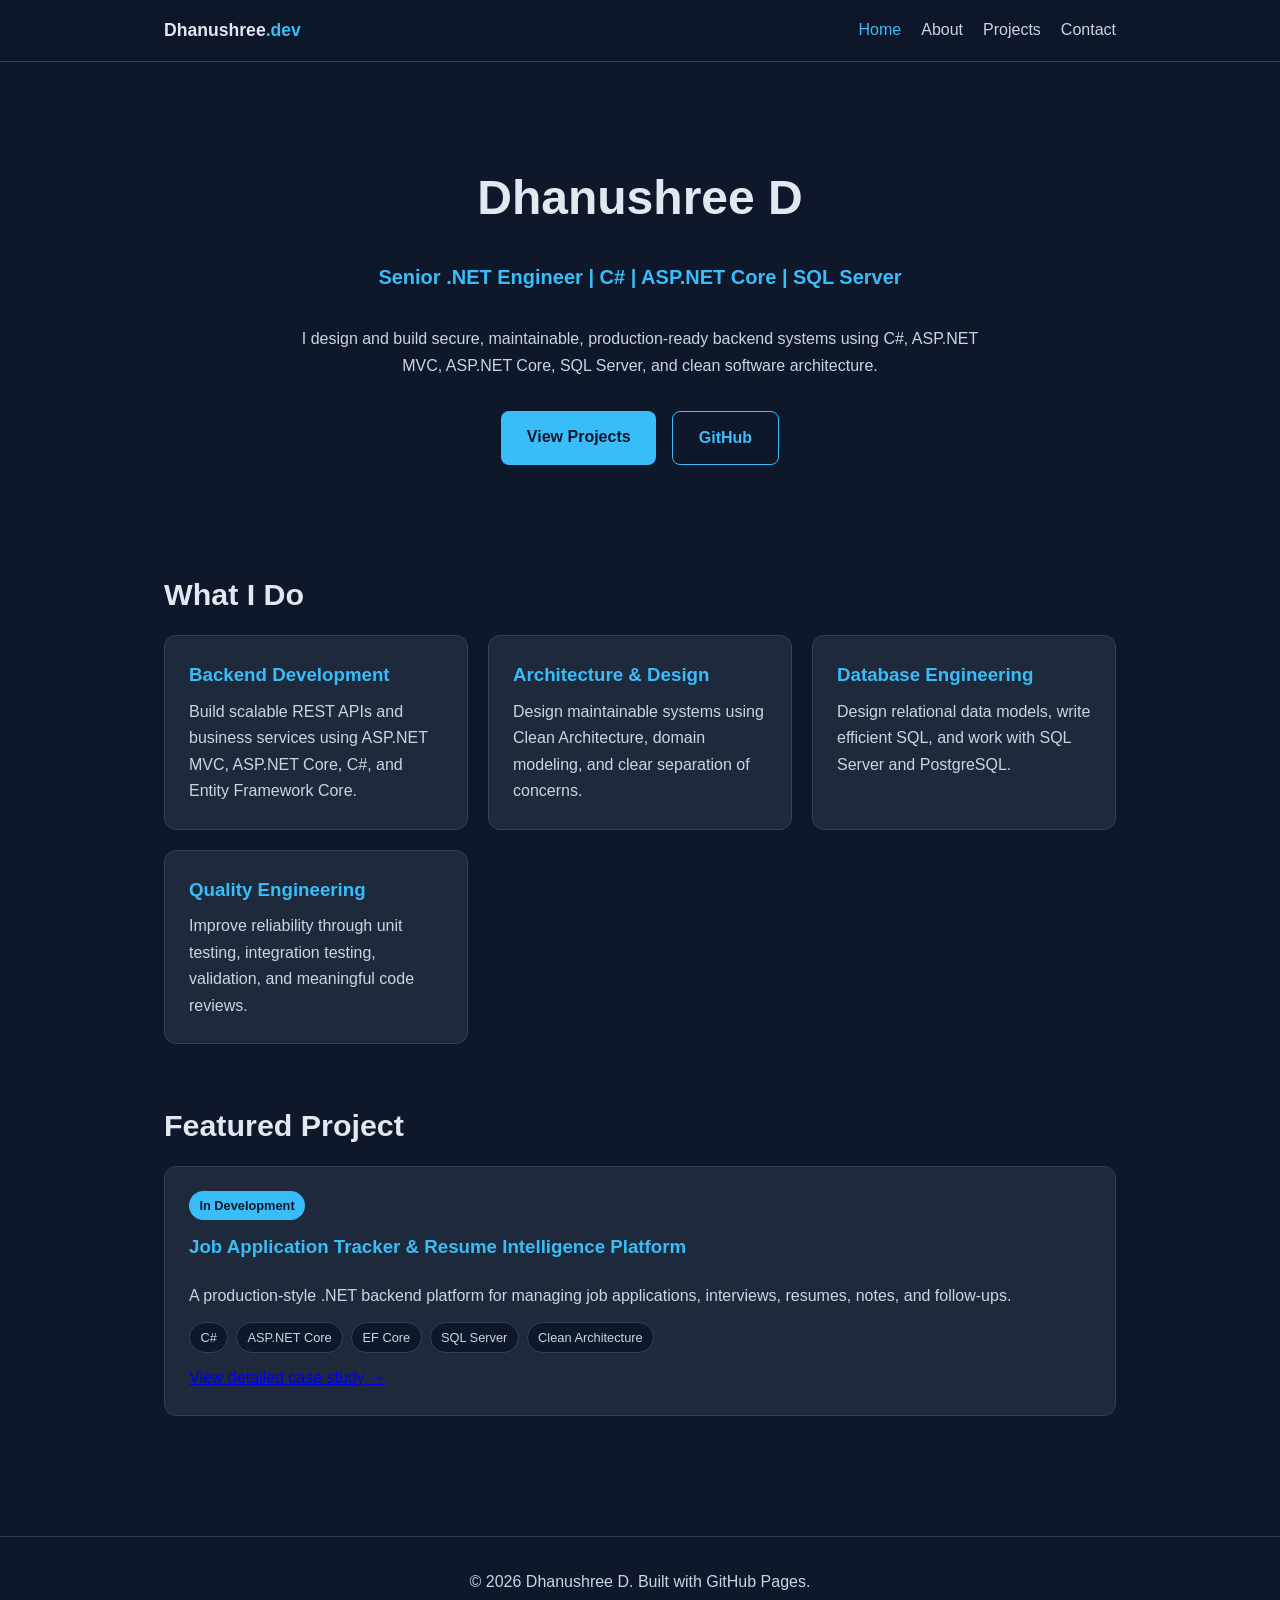
<file: index.html>
<!DOCTYPE html>
<html lang="en">
<head>
  <meta charset="UTF-8" />
  <meta name="viewport" content="width=device-width, initial-scale=1.0" />
  <title>Dhanushree D | Senior Software Engineer</title>
  <meta name="description" content="Portfolio of Dhanushree D, Senior Software Engineer specializing in C#, ASP.NET MVC, ASP.NET Core, SQL Server, and clean software architecture." />
  <link rel="stylesheet" href="assets/css/style.css" />
</head>
<body>
  <header class="site-header">
    <nav class="nav">
      <a class="brand" href="index.html">Dhanushree<span>.dev</span></a>
      <div class="nav-links">
        <a href="index.html">Home</a>
        <a href="about.html">About</a>
        <a href="projects.html">Projects</a>
        <a href="contact.html">Contact</a>
      </div>
    </nav>
  </header>

  <main class="container">
    <section class="hero">
      <h1>Dhanushree D</h1>
      <p class="role">Senior .NET Engineer | C# | ASP.NET Core | SQL Server</p>
      <p>
        I design and build secure, maintainable, production-ready backend systems using C#, ASP.NET MVC, ASP.NET Core, SQL Server, and clean software architecture.
      </p>

      <div class="buttons">
        <a class="btn btn-primary" href="projects.html">View Projects</a>
        <a class="btn btn-secondary" href="https://github.com/DhanushreeD-codes" target="_blank" rel="noopener">GitHub</a>
      </div>
    </section>

    <section>
      <h2>What I Do</h2>
      <div class="grid">
        <div class="card">
          <h3>Backend Development</h3>
          <p>Build scalable REST APIs and business services using ASP.NET MVC, ASP.NET Core, C#, and Entity Framework Core.</p>
        </div>
        <div class="card">
          <h3>Architecture & Design</h3>
          <p>Design maintainable systems using Clean Architecture, domain modeling, and clear separation of concerns.</p>
        </div>
        <div class="card">
          <h3>Database Engineering</h3>
          <p>Design relational data models, write efficient SQL, and work with SQL Server and PostgreSQL.</p>
        </div>
        <div class="card">
          <h3>Quality Engineering</h3>
          <p>Improve reliability through unit testing, integration testing, validation, and meaningful code reviews.</p>
        </div>
      </div>
    </section>

    <section>
      <h2>Featured Project</h2>
      <div class="card project-card">
        <span class="project-status">In Development</span>
        <h3>Job Application Tracker & Resume Intelligence Platform</h3>
        <p>
          A production-style .NET backend platform for managing job applications, interviews, resumes, notes, and follow-ups.
        </p>
        <div class="tags">
          <span class="tag">C#</span>
          <span class="tag">ASP.NET Core</span>
          <span class="tag">EF Core</span>
          <span class="tag">SQL Server</span>
          <span class="tag">Clean Architecture</span>
        </div>
        <p>
          <a href="project-job-application-tracker.html">View detailed case study →</a>
        </p>
      </div>
    </section>
  </main>

  <footer class="site-footer">
    <p>© <span id="year"></span> Dhanushree D. Built with GitHub Pages.</p>
  </footer>

  <script src="assets/js/main.js"></script>
</body>
</html>
</file>
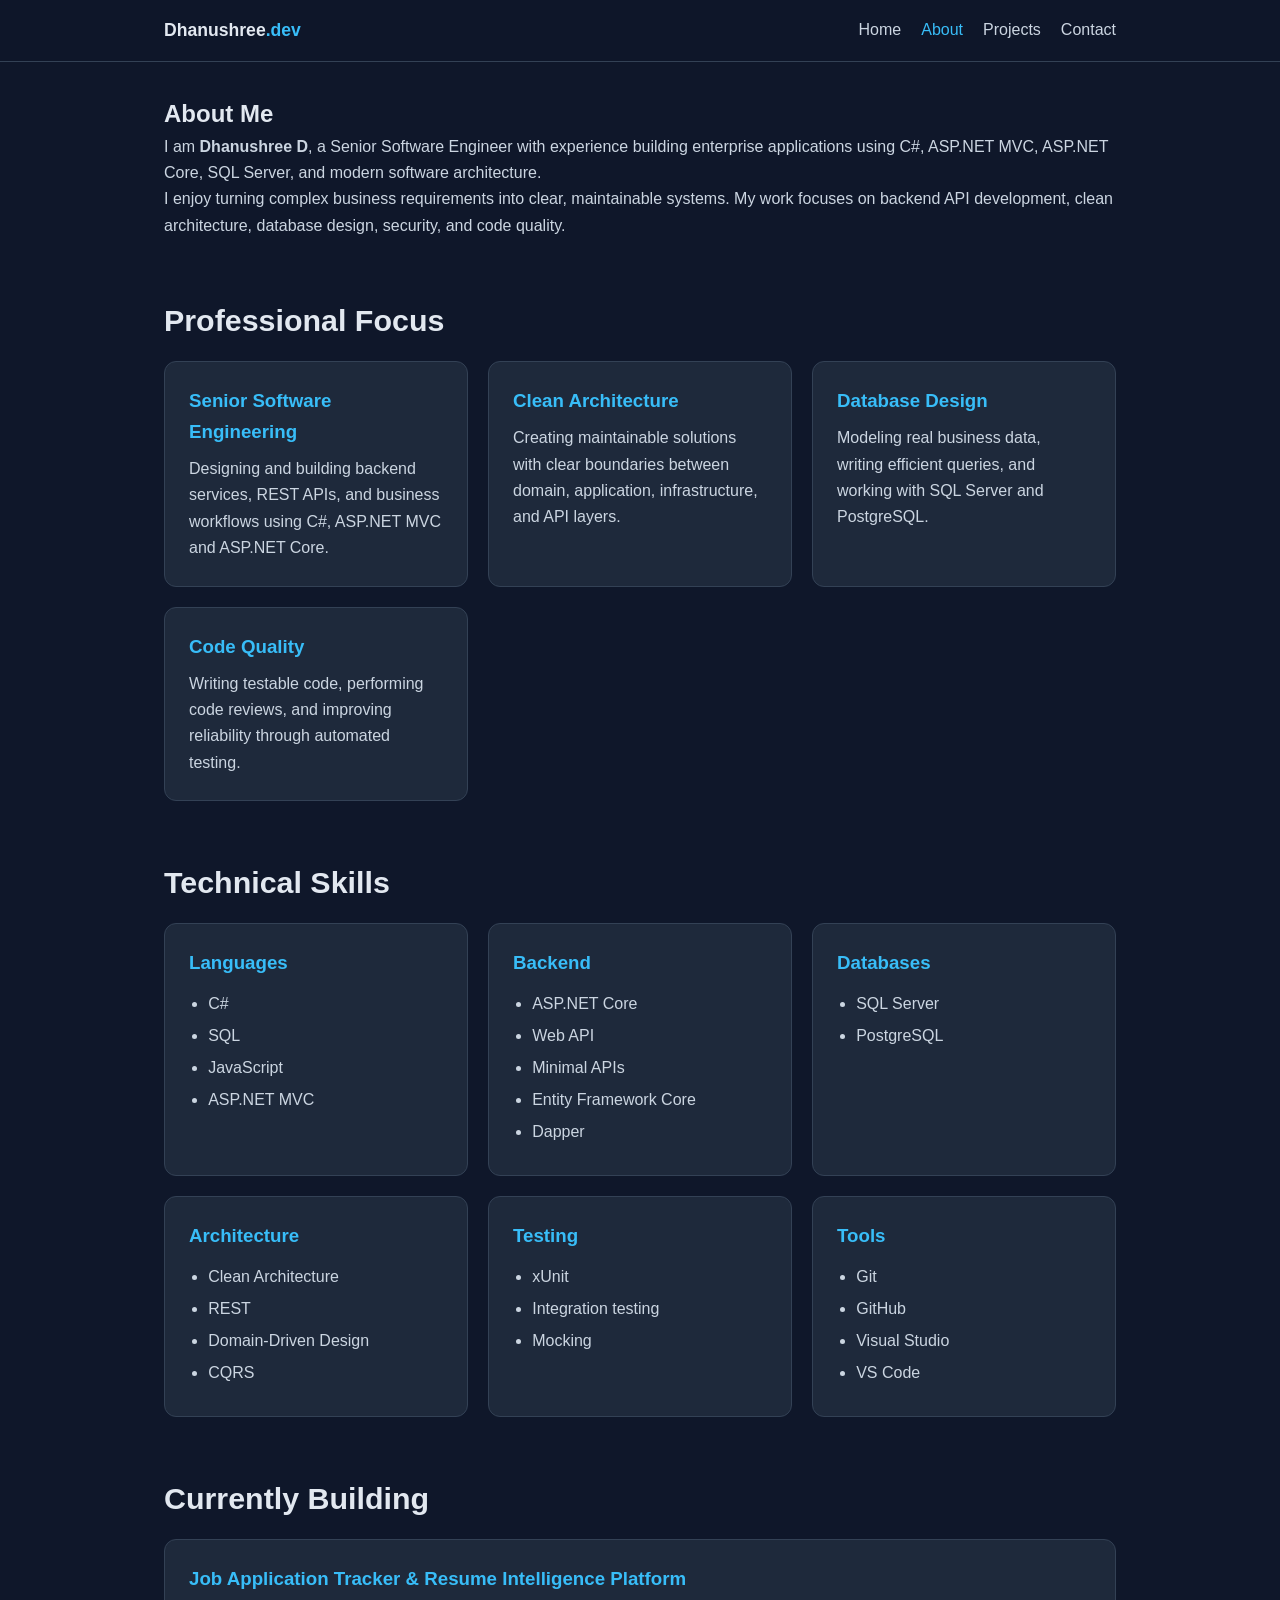
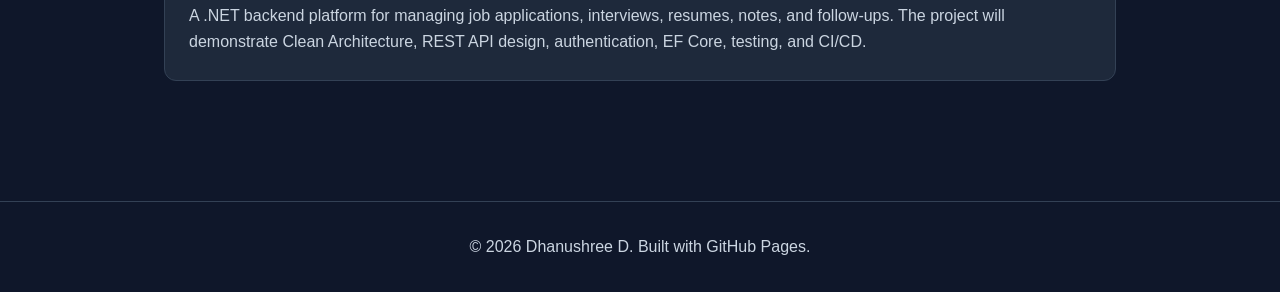
<file: about.html>
<!DOCTYPE html>
<html lang="en">
<head>
  <meta charset="UTF-8" />
  <meta name="viewport" content="width=device-width, initial-scale=1.0" />
  <title>About | Dhanushree D</title>
  <meta name="description" content="Learn about Dhanushree D, a Senior Software Engineer specializing in C#, ASP.NET MVC, ASP.NET Core, SQL Server, and clean architecture." />
  <link rel="stylesheet" href="assets/css/style.css" />
</head>
<body>
  <header class="site-header">
    <nav class="nav">
      <a class="brand" href="index.html">Dhanushree<span>.dev</span></a>
      <div class="nav-links">
        <a href="index.html">Home</a>
        <a href="about.html">About</a>
        <a href="projects.html">Projects</a>
        <a href="contact.html">Contact</a>
      </div>
    </nav>
  </header>

  <main class="container">
    <section>
      <h1>About Me</h1>
      <p>
        I am <strong>Dhanushree D</strong>, a Senior Software Engineer with experience building enterprise applications using C#, ASP.NET MVC, ASP.NET Core, SQL Server, and modern software architecture.
      </p>
      <p>
        I enjoy turning complex business requirements into clear, maintainable systems. My work focuses on backend API development, clean architecture, database design, security, and code quality.
      </p>
    </section>

    <section>
      <h2>Professional Focus</h2>
      <div class="grid">
        <div class="card">
          <h3>Senior Software Engineering</h3>
          <p>Designing and building backend services, REST APIs, and business workflows using C#, ASP.NET MVC and ASP.NET Core.</p>
        </div>
        <div class="card">
          <h3>Clean Architecture</h3>
          <p>Creating maintainable solutions with clear boundaries between domain, application, infrastructure, and API layers.</p>
        </div>
        <div class="card">
          <h3>Database Design</h3>
          <p>Modeling real business data, writing efficient queries, and working with SQL Server and PostgreSQL.</p>
        </div>
        <div class="card">
          <h3>Code Quality</h3>
          <p>Writing testable code, performing code reviews, and improving reliability through automated testing.</p>
        </div>
      </div>
    </section>

    <section>
      <h2>Technical Skills</h2>
      <div class="grid">
        <div class="card">
          <h3>Languages</h3>
          <ul>
            <li>C#</li>
            <li>SQL</li>
            <li>JavaScript</li>
            <li>ASP.NET MVC</li>
          </ul>
        </div>
        <div class="card">
          <h3>Backend</h3>
          <ul>
            <li>ASP.NET Core</li>
            <li>Web API</li>
            <li>Minimal APIs</li>
            <li>Entity Framework Core</li>
            <li>Dapper</li>
          </ul>
        </div>
        <div class="card">
          <h3>Databases</h3>
          <ul>
            <li>SQL Server</li>
            <li>PostgreSQL</li>
          </ul>
        </div>
        <div class="card">
          <h3>Architecture</h3>
          <ul>
            <li>Clean Architecture</li>
            <li>REST</li>
            <li>Domain-Driven Design</li>
            <li>CQRS</li>
          </ul>
        </div>
        <div class="card">
          <h3>Testing</h3>
          <ul>
            <li>xUnit</li>
            <li>Integration testing</li>
            <li>Mocking</li>
          </ul>
        </div>
        <div class="card">
          <h3>Tools</h3>
          <ul>
            <li>Git</li>
            <li>GitHub</li>
            <li>Visual Studio</li>
            <li>VS Code</li>
          </ul>
        </div>
      </div>
    </section>

    <section>
      <h2>Currently Building</h2>
      <div class="card">
        <h3>Job Application Tracker & Resume Intelligence Platform</h3>
        <p>
          A .NET backend platform for managing job applications, interviews, resumes, notes, and follow-ups.
          The project will demonstrate Clean Architecture, REST API design, authentication, EF Core, testing, and CI/CD.
        </p>
      </div>
    </section>
  </main>

  <footer class="site-footer">
    <p>© <span id="year"></span> Dhanushree D. Built with GitHub Pages.</p>
  </footer>

  <script src="assets/js/main.js"></script>
</body>
</html>
</file>
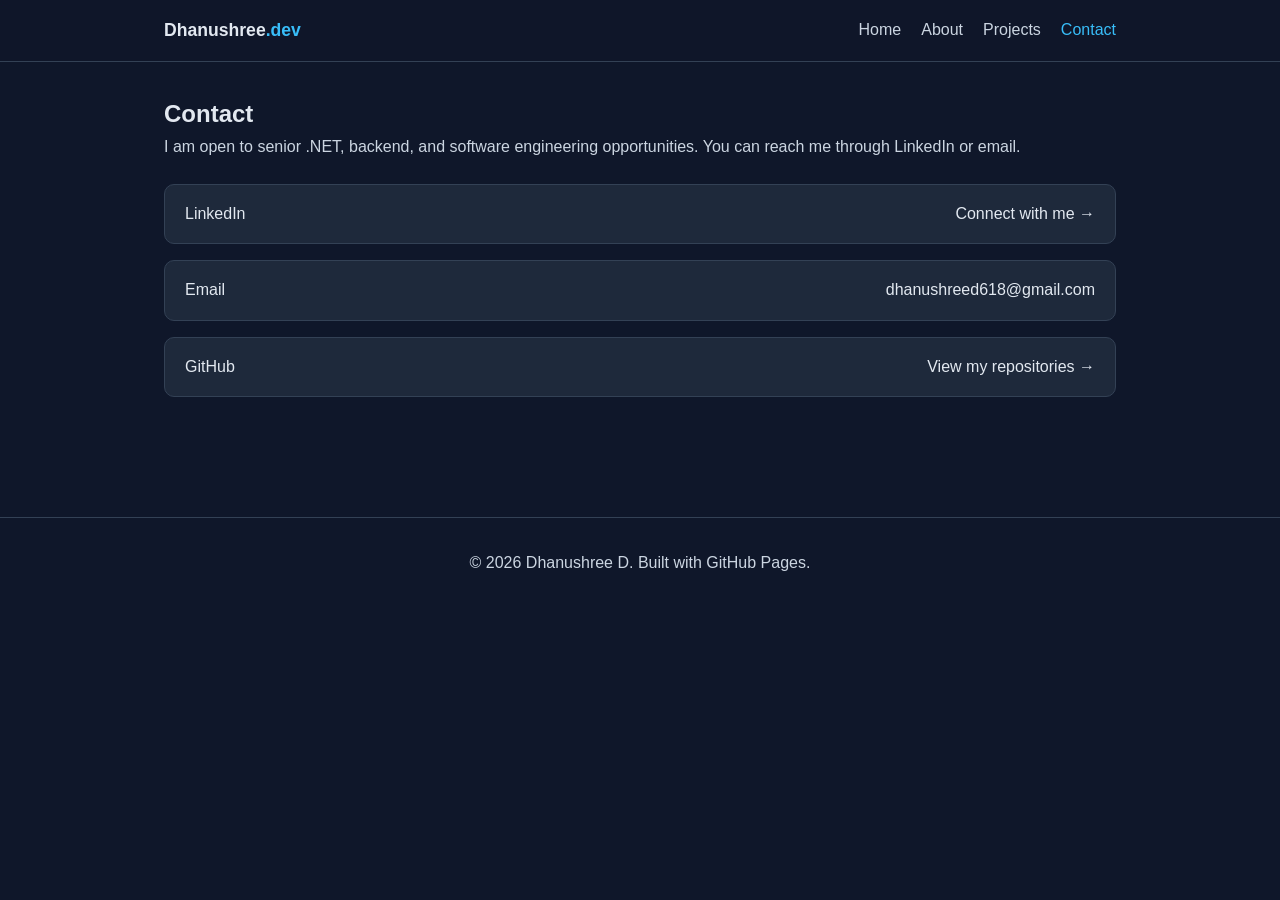
<file: contact.html>
<!DOCTYPE html>
<html lang="en">
<head>
  <meta charset="UTF-8" />
  <meta name="viewport" content="width=device-width, initial-scale=1.0" />
  <title>Contact | Dhanushree D</title>
  <meta name="description" content="Contact Dhanushree D, Senior Software Engineer, for professional opportunities and collaboration." />
  <link rel="stylesheet" href="assets/css/style.css" />
</head>
<body>
  <header class="site-header">
    <nav class="nav">
      <a class="brand" href="index.html">Dhanushree<span>.dev</span></a>
      <div class="nav-links">
        <a href="index.html">Home</a>
        <a href="about.html">About</a>
        <a href="projects.html">Projects</a>
        <a href="contact.html">Contact</a>
      </div>
    </nav>
  </header>

  <main class="container">
    <section>
      <h1>Contact</h1>
      <p>
        I am open to senior .NET, backend, and software engineering opportunities. You can reach me through LinkedIn or email.
      </p>

      <div class="contact-links">
        <a class="contact-link" href="https://www.linkedin.com/in/dhanushreed/" target="_blank" rel="noopener">
          <span>LinkedIn</span>
          <span>Connect with me →</span>
        </a>

        <a class="contact-link" href="mailto:dhanushreed618@gmail.com">
          <span>Email</span>
          <span>dhanushreed618@gmail.com</span>
        </a>

        <a class="contact-link" href="https://github.com/DhanushreeD-codes" target="_blank" rel="noopener">
          <span>GitHub</span>
          <span>View my repositories →</span>
        </a>
      </div>
    </section>
  </main>

  <footer class="site-footer">
    <p>© <span id="year"></span> Dhanushree D. Built with GitHub Pages.</p>
  </footer>

  <script src="assets/js/main.js"></script>
</body>
</html>
</file>
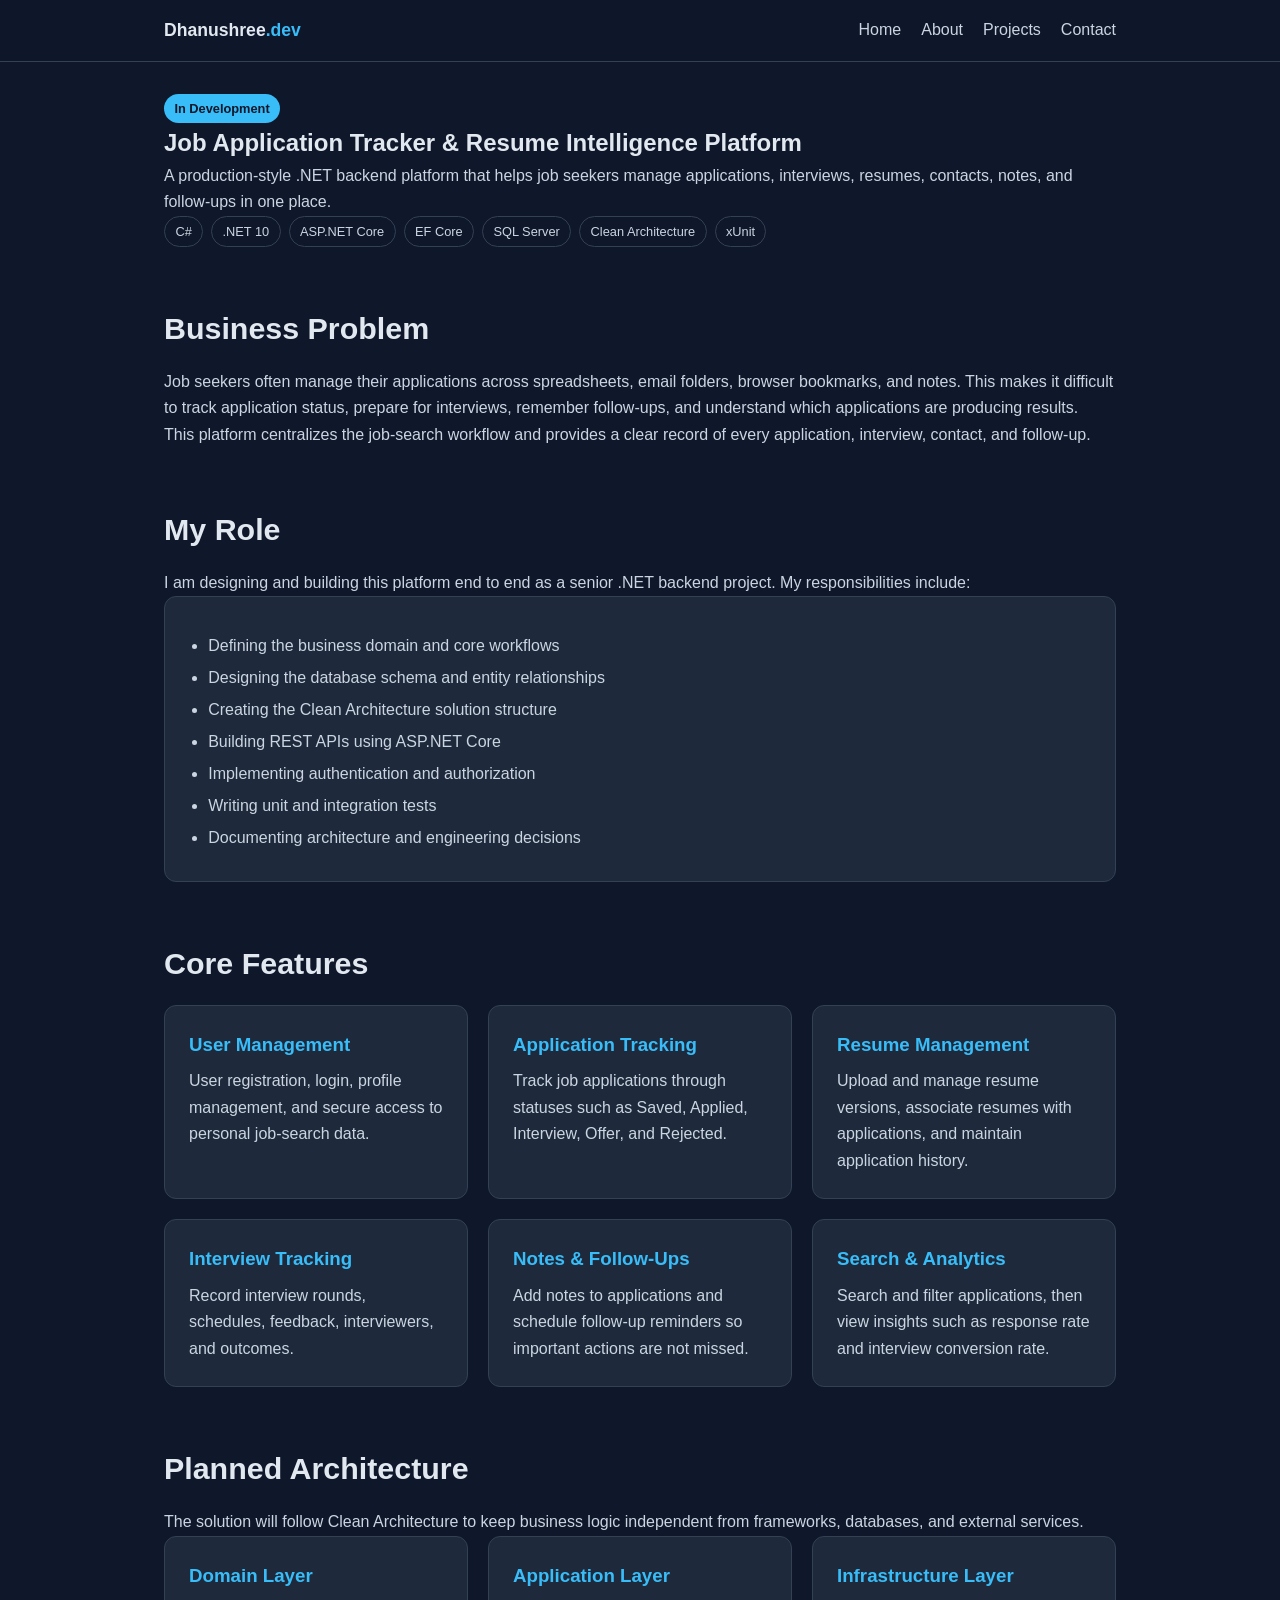
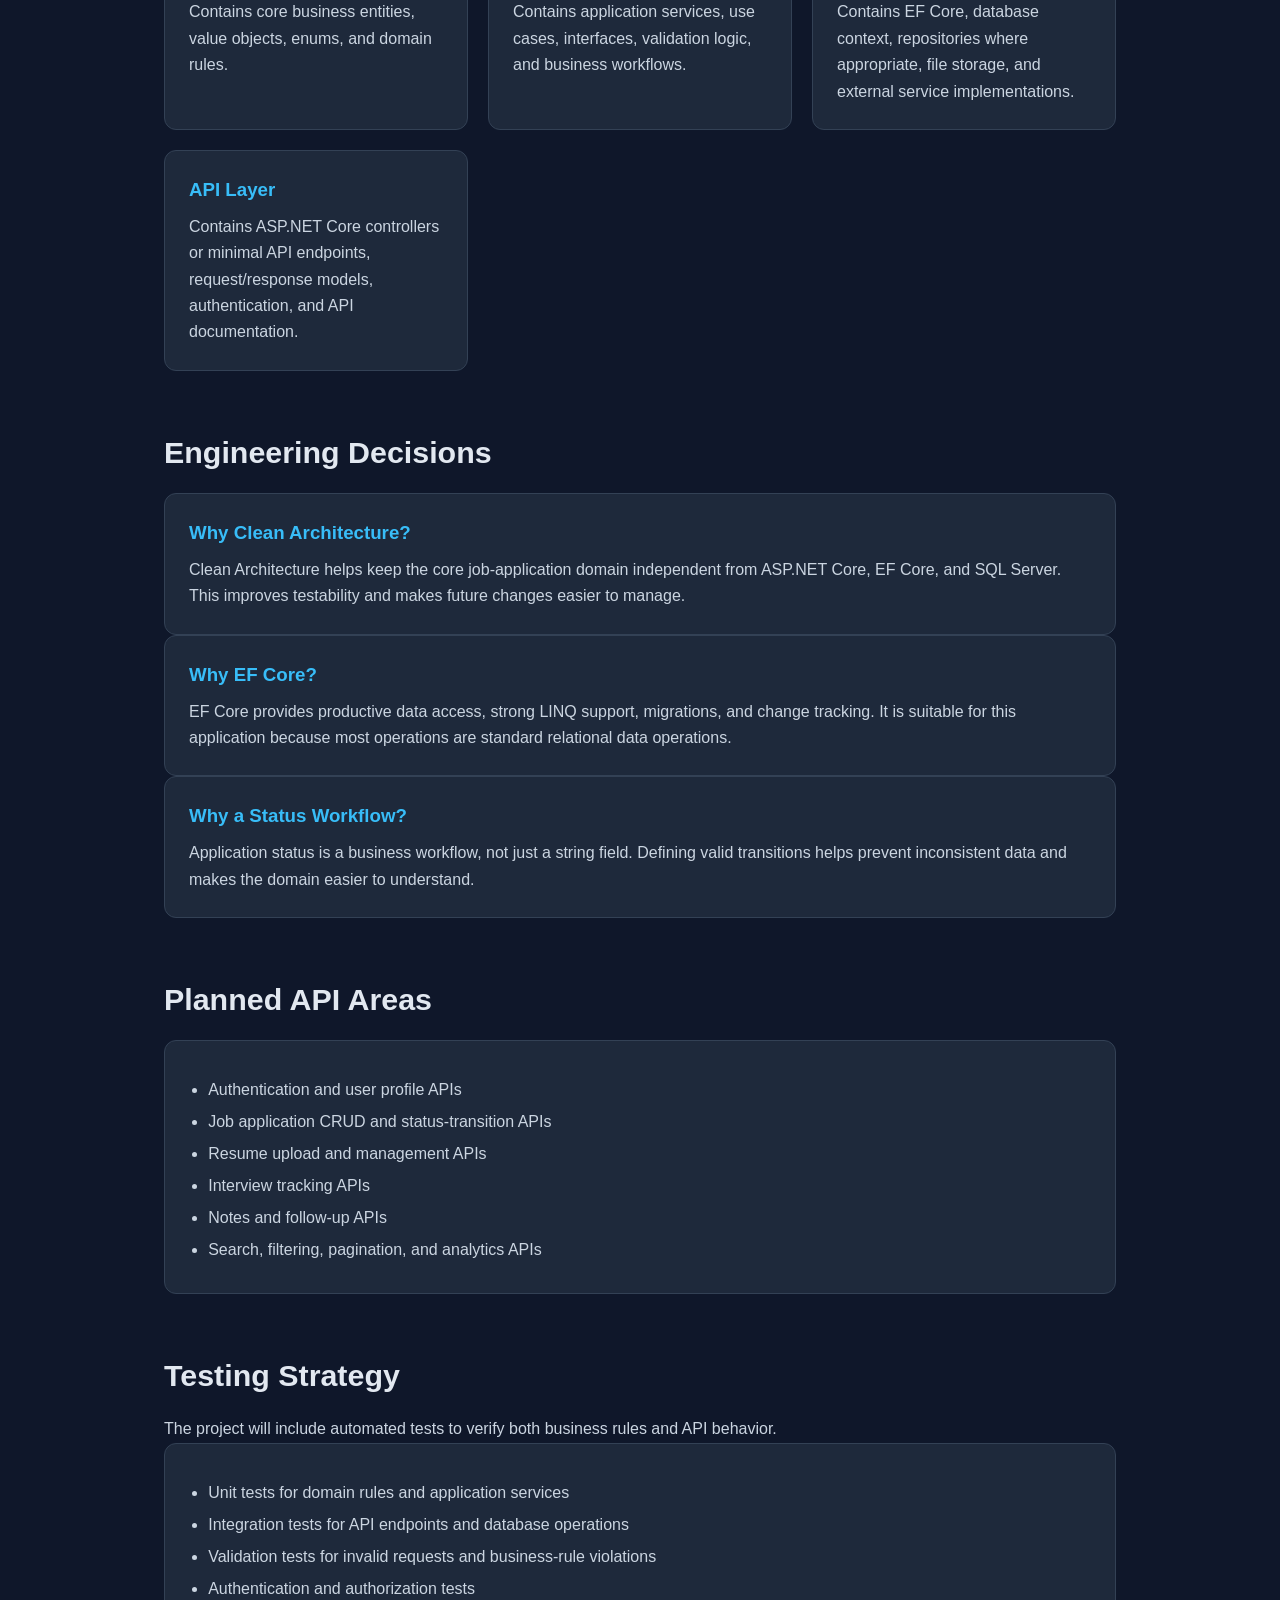
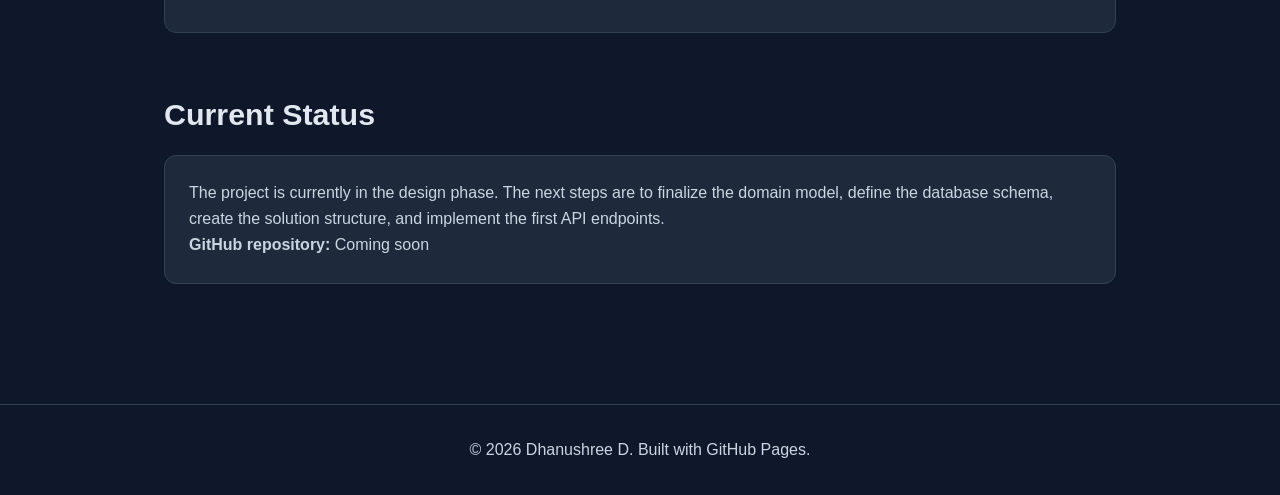
<file: project-job-application-tracker.html>
<!DOCTYPE html>
<html lang="en">
<head>
  <meta charset="UTF-8" />
  <meta name="viewport" content="width=device-width, initial-scale=1.0" />
  <title>Job Application Tracker | Dhanushree D</title>
  <meta name="description" content="Case study of the Job Application Tracker & Resume Intelligence Platform, a senior .NET backend project by Dhanushree D." />
  <link rel="stylesheet" href="assets/css/style.css" />
</head>
<body>
  <header class="site-header">
    <nav class="nav">
      <a class="brand" href="index.html">Dhanushree<span>.dev</span></a>
      <div class="nav-links">
        <a href="index.html">Home</a>
        <a href="about.html">About</a>
        <a href="projects.html">Projects</a>
        <a href="contact.html">Contact</a>
      </div>
    </nav>
  </header>

  <main class="container">
    <section>
      <span class="project-status">In Development</span>
      <h1>Job Application Tracker & Resume Intelligence Platform</h1>
      <p>
        A production-style .NET backend platform that helps job seekers manage applications, interviews, resumes, contacts, notes, and follow-ups in one place.
      </p>

      <div class="tags">
        <span class="tag">C#</span>
        <span class="tag">.NET 10</span>
        <span class="tag">ASP.NET Core</span>
        <span class="tag">EF Core</span>
        <span class="tag">SQL Server</span>
        <span class="tag">Clean Architecture</span>
        <span class="tag">xUnit</span>
      </div>
    </section>

    <section>
      <h2>Business Problem</h2>
      <p>
        Job seekers often manage their applications across spreadsheets, email folders, browser bookmarks, and notes. This makes it difficult to track application status, prepare for interviews, remember follow-ups, and understand which applications are producing results.
      </p>
      <p>
        This platform centralizes the job-search workflow and provides a clear record of every application, interview, contact, and follow-up.
      </p>
    </section>

    <section>
      <h2>My Role</h2>
      <p>
        I am designing and building this platform end to end as a senior .NET backend project. My responsibilities include:
      </p>
      <div class="card">
        <ul>
          <li>Defining the business domain and core workflows</li>
          <li>Designing the database schema and entity relationships</li>
          <li>Creating the Clean Architecture solution structure</li>
          <li>Building REST APIs using ASP.NET Core</li>
          <li>Implementing authentication and authorization</li>
          <li>Writing unit and integration tests</li>
          <li>Documenting architecture and engineering decisions</li>
        </ul>
      </div>
    </section>

    <section>
      <h2>Core Features</h2>
      <div class="grid">
        <div class="card">
          <h3>User Management</h3>
          <p>User registration, login, profile management, and secure access to personal job-search data.</p>
        </div>
        <div class="card">
          <h3>Application Tracking</h3>
          <p>Track job applications through statuses such as Saved, Applied, Interview, Offer, and Rejected.</p>
        </div>
        <div class="card">
          <h3>Resume Management</h3>
          <p>Upload and manage resume versions, associate resumes with applications, and maintain application history.</p>
        </div>
        <div class="card">
          <h3>Interview Tracking</h3>
          <p>Record interview rounds, schedules, feedback, interviewers, and outcomes.</p>
        </div>
        <div class="card">
          <h3>Notes & Follow-Ups</h3>
          <p>Add notes to applications and schedule follow-up reminders so important actions are not missed.</p>
        </div>
        <div class="card">
          <h3>Search & Analytics</h3>
          <p>Search and filter applications, then view insights such as response rate and interview conversion rate.</p>
        </div>
      </div>
    </section>

    <section>
      <h2>Planned Architecture</h2>
      <p>
        The solution will follow Clean Architecture to keep business logic independent from frameworks, databases, and external services.
      </p>

      <div class="grid">
        <div class="card">
          <h3>Domain Layer</h3>
          <p>Contains core business entities, value objects, enums, and domain rules.</p>
        </div>
        <div class="card">
          <h3>Application Layer</h3>
          <p>Contains application services, use cases, interfaces, validation logic, and business workflows.</p>
        </div>
        <div class="card">
          <h3>Infrastructure Layer</h3>
          <p>Contains EF Core, database context, repositories where appropriate, file storage, and external service implementations.</p>
        </div>
        <div class="card">
          <h3>API Layer</h3>
          <p>Contains ASP.NET Core controllers or minimal API endpoints, request/response models, authentication, and API documentation.</p>
        </div>
      </div>
    </section>

    <section>
      <h2>Engineering Decisions</h2>
      <div class="card">
        <h3>Why Clean Architecture?</h3>
        <p>
          Clean Architecture helps keep the core job-application domain independent from ASP.NET Core, EF Core, and SQL Server. This improves testability and makes future changes easier to manage.
        </p>
      </div>

      <div class="card">
        <h3>Why EF Core?</h3>
        <p>
          EF Core provides productive data access, strong LINQ support, migrations, and change tracking. It is suitable for this application because most operations are standard relational data operations.
        </p>
      </div>

      <div class="card">
        <h3>Why a Status Workflow?</h3>
        <p>
          Application status is a business workflow, not just a string field. Defining valid transitions helps prevent inconsistent data and makes the domain easier to understand.
        </p>
      </div>
    </section>

    <section>
      <h2>Planned API Areas</h2>
      <div class="card">
        <ul>
          <li>Authentication and user profile APIs</li>
          <li>Job application CRUD and status-transition APIs</li>
          <li>Resume upload and management APIs</li>
          <li>Interview tracking APIs</li>
          <li>Notes and follow-up APIs</li>
          <li>Search, filtering, pagination, and analytics APIs</li>
        </ul>
      </div>
    </section>

    <section>
      <h2>Testing Strategy</h2>
      <p>
        The project will include automated tests to verify both business rules and API behavior.
      </p>
      <div class="card">
        <ul>
          <li>Unit tests for domain rules and application services</li>
          <li>Integration tests for API endpoints and database operations</li>
          <li>Validation tests for invalid requests and business-rule violations</li>
          <li>Authentication and authorization tests</li>
        </ul>
      </div>
    </section>

    <section>
      <h2>Current Status</h2>
      <div class="card">
        <p>
          The project is currently in the design phase. The next steps are to finalize the domain model, define the database schema, create the solution structure, and implement the first API endpoints.
        </p>
        <p>
          <strong>GitHub repository:</strong> Coming soon
        </p>
      </div>
    </section>
  </main>

  <footer class="site-footer">
    <p>© <span id="year"></span> Dhanushree D. Built with GitHub Pages.</p>
  </footer>

  <script src="assets/js/main.js"></script>
</body>
</html>
</file>
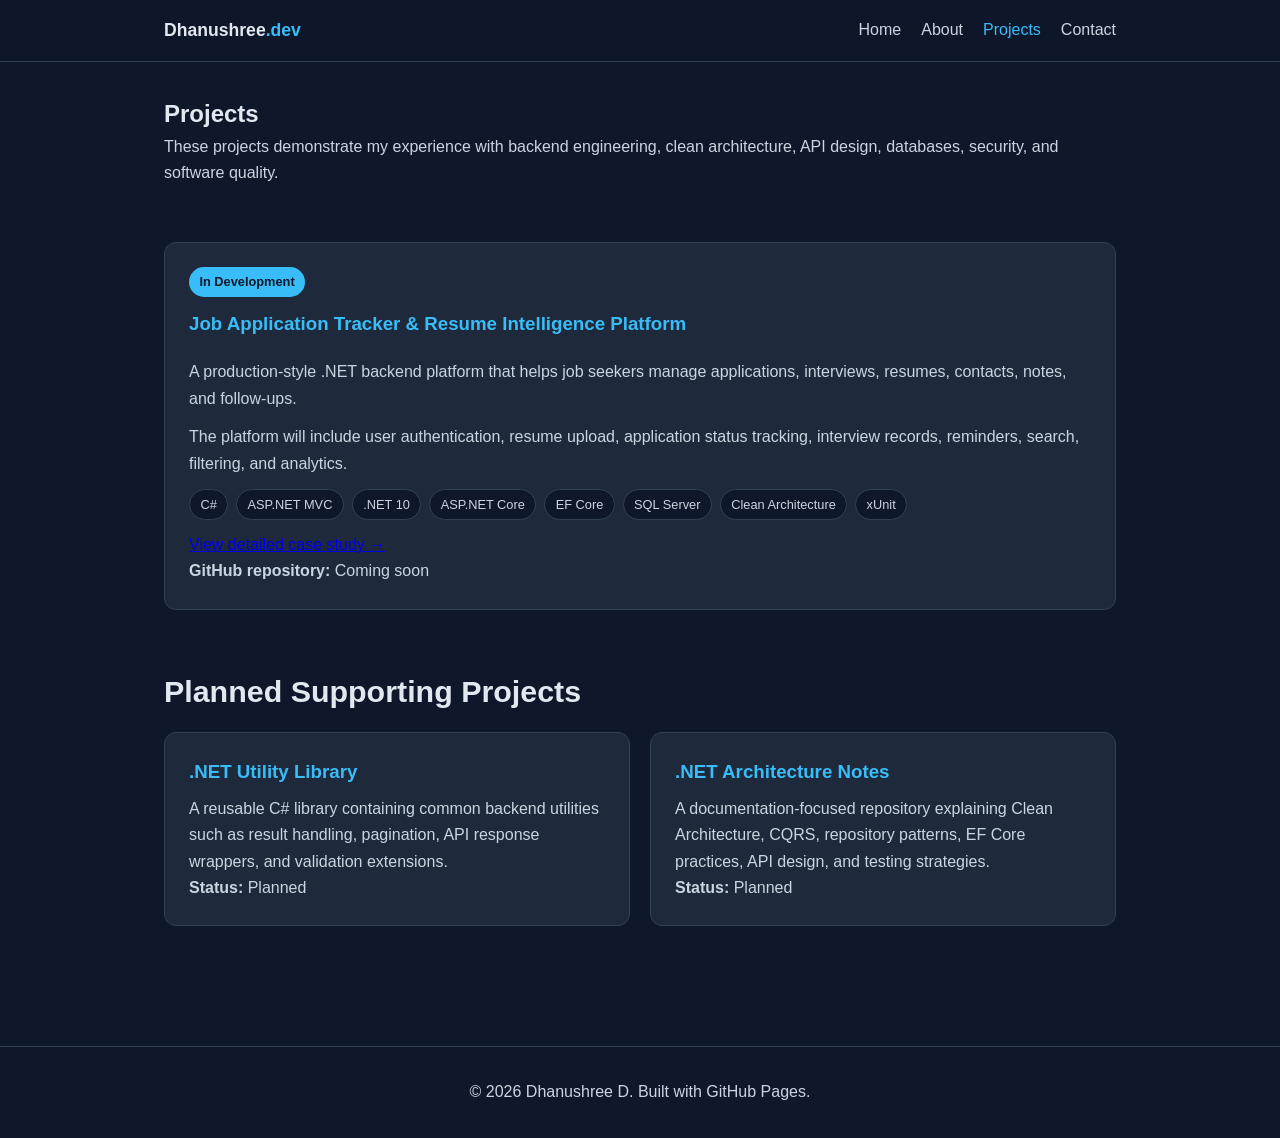
<file: projects.html>
<!DOCTYPE html>
<html lang="en">
<head>
  <meta charset="UTF-8" />
  <meta name="viewport" content="width=device-width, initial-scale=1.0" />
  <title>Projects | Dhanushree D</title>
  <meta name="description" content="Featured .NET projects by Dhanushree D, including backend platforms, APIs, and architecture-focused work." />
  <link rel="stylesheet" href="assets/css/style.css" />
</head>
<body>
  <header class="site-header">
    <nav class="nav">
      <a class="brand" href="index.html">Dhanushree<span>.dev</span></a>
      <div class="nav-links">
        <a href="index.html">Home</a>
        <a href="about.html">About</a>
        <a href="projects.html">Projects</a>
        <a href="contact.html">Contact</a>
      </div>
    </nav>
  </header>

  <main class="container">
    <section>
      <h1>Projects</h1>
      <p>
        These projects demonstrate my experience with backend engineering, clean architecture, API design, databases, security, and software quality.
      </p>
    </section>

    <section>
      <div class="card project-card">
        <span class="project-status">In Development</span>
        <h3>Job Application Tracker & Resume Intelligence Platform</h3>
        <p>
          A production-style .NET backend platform that helps job seekers manage applications, interviews, resumes, contacts, notes, and follow-ups.
        </p>
        <p>
          The platform will include user authentication, resume upload, application status tracking, interview records, reminders, search, filtering, and analytics.
        </p>
        <div class="tags">
          <span class="tag">C#</span>
          <span class="tag">ASP.NET MVC</span>
          <span class="tag">.NET 10</span>
          <span class="tag">ASP.NET Core</span>
          <span class="tag">EF Core</span>
          <span class="tag">SQL Server</span>
          <span class="tag">Clean Architecture</span>
          <span class="tag">xUnit</span>
        </div>
        <p>
          <a href="project-job-application-tracker.html">View detailed case study →</a>
          <br />
          <strong>GitHub repository:</strong> Coming soon
        </p>
      </div>
    </section>

    <section>
      <h2>Planned Supporting Projects</h2>
      <div class="grid">
        <div class="card">
          <h3>.NET Utility Library</h3>
          <p>
            A reusable C# library containing common backend utilities such as result handling, pagination, API response wrappers, and validation extensions.
          </p>
          <p><strong>Status:</strong> Planned</p>
        </div>
        <div class="card">
          <h3>.NET Architecture Notes</h3>
          <p>
            A documentation-focused repository explaining Clean Architecture, CQRS, repository patterns, EF Core practices, API design, and testing strategies.
          </p>
          <p><strong>Status:</strong> Planned</p>
        </div>
      </div>
    </section>
  </main>

  <footer class="site-footer">
    <p>© <span id="year"></span> Dhanushree D. Built with GitHub Pages.</p>
  </footer>

  <script src="assets/js/main.js"></script>
</body>
</html>
</file>
<file: assets/css/style.css>
:root {
  --bg: #0f172a;
  --surface: #1e293b;
  --border: #334155;
  --text: #e2e8f0;
  --muted: #cbd5e1;
  --accent: #38bdf8;
  --accent-dark: #0ea5e9;
}

* {
  margin: 0;
  padding: 0;
  box-sizing: border-box;
}

body {
  font-family: "Segoe UI", Arial, sans-serif;
  background: var(--bg);
  color: var(--text);
  line-height: 1.65;
}

.container {
  max-width: 1000px;
  margin: 0 auto;
  padding: 2rem 1.5rem 4rem;
}

.site-header {
  border-bottom: 1px solid var(--border);
  background: rgba(15, 23, 42, 0.95);
  position: sticky;
  top: 0;
  z-index: 10;
}

.nav {
  max-width: 1000px;
  margin: 0 auto;
  padding: 1rem 1.5rem;
  display: flex;
  align-items: center;
  justify-content: space-between;
  gap: 1rem;
  flex-wrap: wrap;
}

.brand {
  font-weight: 700;
  color: var(--text);
  text-decoration: none;
  font-size: 1.1rem;
}

.brand span {
  color: var(--accent);
}

.nav-links {
  display: flex;
  gap: 1.25rem;
  flex-wrap: wrap;
}

.nav-links a {
  color: var(--muted);
  text-decoration: none;
  font-weight: 500;
}

.nav-links a:hover,
.nav-links a.active {
  color: var(--accent);
}

.hero {
  text-align: center;
  padding: 4rem 0 3rem;
}

.hero h1 {
  font-size: 3rem;
  margin-bottom: 0.5rem;
}

.hero .role {
  color: var(--accent);
  font-weight: 600;
  font-size: 1.25rem;
}

.hero p {
  max-width: 720px;
  margin: 1.5rem auto 2rem;
  color: var(--muted);
}

.buttons {
  display: flex;
  justify-content: center;
  gap: 1rem;
  flex-wrap: wrap;
}

.btn {
  display: inline-block;
  padding: 0.8rem 1.6rem;
  border-radius: 8px;
  text-decoration: none;
  font-weight: 600;
  transition: 0.2s ease;
}

.btn-primary {
  background: var(--accent);
  color: #0f172a;
}

.btn-primary:hover {
  background: var(--accent-dark);
}

.btn-secondary {
  border: 1px solid var(--accent);
  color: var(--accent);
}

.btn-secondary:hover {
  background: rgba(56, 189, 248, 0.1);
}

section {
  margin-bottom: 3.5rem;
}

h2 {
  font-size: 1.9rem;
  margin-bottom: 1rem;
}

h3 {
  color: var(--accent);
  margin-bottom: 0.5rem;
}

p {
  color: var(--muted);
}

.grid {
  display: grid;
  grid-template-columns: repeat(auto-fit, minmax(260px, 1fr));
  gap: 1.25rem;
}

.card {
  background: var(--surface);
  border: 1px solid var(--border);
  border-radius: 12px;
  padding: 1.5rem;
}

.card ul {
  margin-top: 0.75rem;
  padding-left: 1.2rem;
}

.card li {
  margin-bottom: 0.35rem;
  color: var(--muted);
}

.project-card {
  display: flex;
  flex-direction: column;
  gap: 0.75rem;
}

.project-status {
  display: inline-block;
  font-size: 0.8rem;
  font-weight: 700;
  color: #0f172a;
  background: var(--accent);
  padding: 0.25rem 0.65rem;
  border-radius: 999px;
  width: fit-content;
}

.tags {
  display: flex;
  flex-wrap: wrap;
  gap: 0.5rem;
}

.tag {
  background: #0f172a;
  border: 1px solid var(--border);
  color: var(--muted);
  padding: 0.25rem 0.65rem;
  border-radius: 999px;
  font-size: 0.8rem;
}

.timeline {
  display: grid;
  gap: 1.25rem;
}

.timeline-item {
  border-left: 3px solid var(--accent);
  padding-left: 1.25rem;
}

.contact-links {
  display: grid;
  gap: 1rem;
  margin-top: 1.5rem;
}

.contact-link {
  display: flex;
  align-items: center;
  justify-content: space-between;
  background: var(--surface);
  border: 1px solid var(--border);
  border-radius: 10px;
  padding: 1rem 1.25rem;
  color: var(--text);
  text-decoration: none;
  transition: 0.2s ease;
}

.contact-link:hover {
  border-color: var(--accent);
}

.site-footer {
  border-top: 1px solid var(--border);
  padding: 2rem 1.5rem;
  text-align: center;
  color: #94a3b8;
}

@media (max-width: 640px) {
  .hero h1 {
    font-size: 2.1rem;
  }

  .nav {
    justify-content: center;
  }
}
</file>
